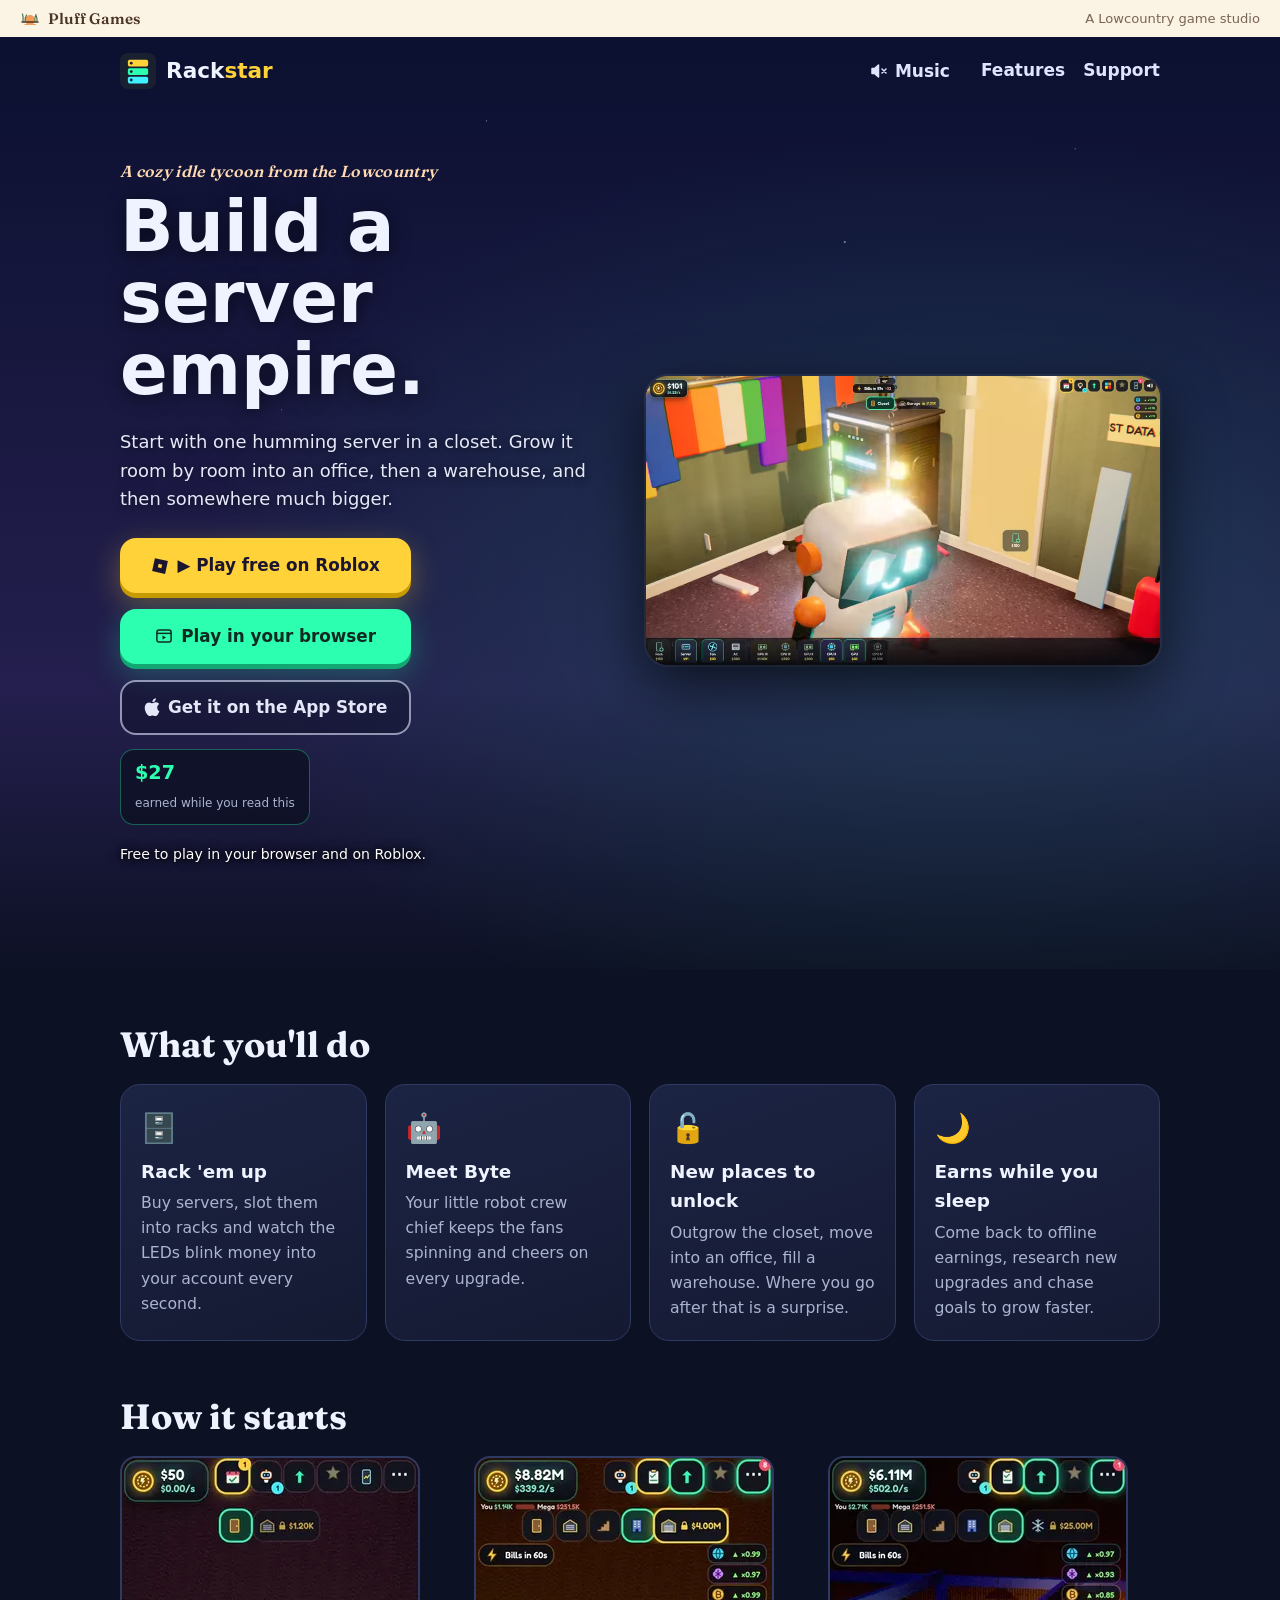
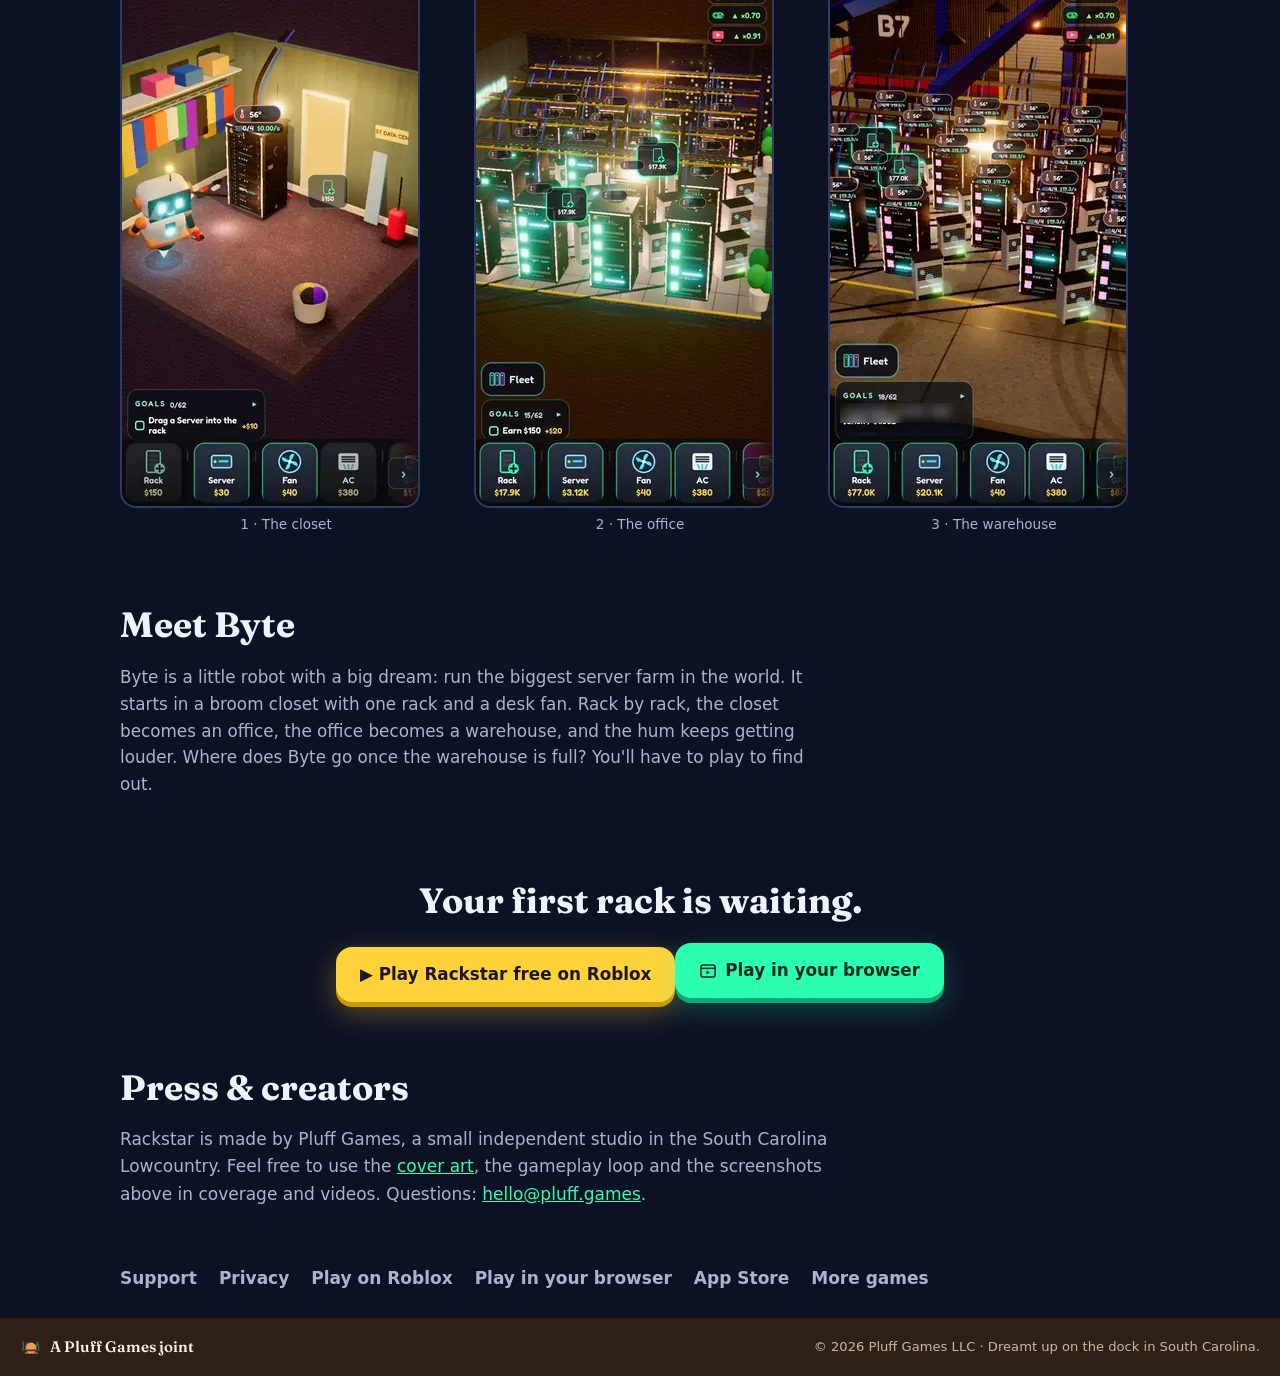
<file: index.html>
<!doctype html><html lang="en"><head><meta charset="utf-8"><meta name="viewport" content="width=device-width,initial-scale=1,viewport-fit=cover">
<title>Rackstar: build a server empire from a broom closet</title>

<meta name="description" content="Rackstar is a cozy idle tycoon game. Grow one humming server in a broom closet into a data center empire. How far can you take it? Play free in your browser or on Roblox.">
<link rel="canonical" href="https://rackstar.pluff.games/">
<meta property="og:type" content="website"><meta property="og:site_name" content="Rackstar by Pluff Games"><meta property="og:title" content="Rackstar: build a server empire"><meta property="og:description" content="Grow one humming server in a broom closet into a data center empire. Play free in your browser or on Roblox."><meta property="og:url" content="https://rackstar.pluff.games/"><meta property="og:image" content="https://rackstar.pluff.games/img/og.jpg"><meta property="og:image:width" content="1200"><meta property="og:image:height" content="675"><meta property="og:image:alt" content="Byte the robot in front of glowing Rackstar server racks">
<meta name="twitter:card" content="summary_large_image"><meta name="twitter:title" content="Rackstar: build a server empire"><meta name="twitter:description" content="Start in a broom closet. Nobody knows where it ends. Play free in your browser or on Roblox."><meta name="twitter:image" content="https://rackstar.pluff.games/img/og.jpg">
<meta name="theme-color" content="#0d1124"><link rel="icon" href="/assets/favicon.svg" type="image/svg+xml"><link rel="icon" href="/favicon.ico" sizes="32x32"><link rel="apple-touch-icon" href="/assets/apple-touch-icon.png">
<link rel="preload" href="/assets/fonts/fraunces.woff2" as="font" type="font/woff2" crossorigin>
<link rel="stylesheet" href="/assets/rs.css">
<script type="application/ld+json">{"@context":"https://schema.org","@type":"VideoGame","name":"Rackstar","url":"https://rackstar.pluff.games/","image":"https://rackstar.pluff.games/img/og.jpg","description":"A cozy idle tycoon game: grow one server rack in a closet into a data center empire.","genre":["Idle","Tycoon","Simulation"],"gamePlatform":["Web browser","iOS","Roblox"],"applicationCategory":"Game","operatingSystem":"Any","offers":{"@type":"Offer","price":"0","priceCurrency":"USD"},"publisher":{"@type":"Organization","name":"Pluff Games LLC","url":"https://pluff.games"}}</script>
</head><body>
<a class="skip" href="#main">Skip to content</a>
<div class="pbar"><a href="https://pluff.games"><img src="/assets/pluff-logo.svg" alt="" width="20" height="20">Pluff Games</a><span>A Lowcountry game studio</span></div>
<header class="hero" id="top">
  <div class="hwrap">
  <nav class="top"><a class="logo" href="/"><img src="/assets/favicon.svg" alt="" width="36" height="36"><span>Rack<b>star</b></span></a><span class="navr"><button type="button" class="mus" id="mus" aria-pressed="false" aria-label="Music" data-mus><svg class="spk" width="20" height="20" viewBox="0 0 20 20" aria-hidden="true" fill="none" stroke="currentColor" stroke-width="1.5" stroke-linecap="round" stroke-linejoin="round"><path d="M3 7.5h2.5L9.5 4v12l-4-3.5H3z" fill="currentColor"/><path class="w1" d="M12.5 7.5a3.5 3.5 0 0 1 0 5"/><path class="w2" d="M15 5a7 7 0 0 1 0 10"/><path class="x" d="M13 8l4 4M17 8l-4 4"/></svg><span class="ml">Music</span></button><a href="#features">Features</a><a href="/support/">Support</a></span></nav>
  <div class="hcopy">
   <p class="kick">A cozy idle tycoon from the Lowcountry</p>
   <h1>Build a server empire.</h1>
   <p class="lede">Start with one humming server in a closet. Grow it room by room into an office, then a warehouse, and then somewhere much bigger.</p>
   <div class="btns"><a class="btn p" href="https://www.roblox.com/games/94772996658794?utm_source=rackstar.pluff.games&amp;utm_medium=referral&amp;utm_campaign=hero" target="_blank" rel="noopener" aria-label="Play Rackstar on Roblox (opens in a new tab)"><svg width="18" height="18" viewBox="0 0 24 24" aria-hidden="true"><path fill="currentColor" fill-rule="evenodd" d="M5.2 1.5 22.5 5.2 18.8 22.5 1.5 18.8zM10.3 9.1l-1.2 4.6 4.6 1.2 1.2-4.6z"/></svg>▶ Play free on Roblox</a><a class="btn r" href="/play/" aria-label="Play Rackstar in your browser"><svg width="18" height="18" viewBox="0 0 24 24" aria-hidden="true"><rect x="2.5" y="4" width="19" height="16" rx="3" fill="none" stroke="currentColor" stroke-width="2"/><path d="M2.5 8.5h19" stroke="currentColor" stroke-width="2"/><path d="M10 11.2v5.6l4.8-2.8z" fill="currentColor"/></svg>Play in your browser</a><a class="btn o" href="https://apps.apple.com/app/id6822089542" target="_blank" rel="noopener" aria-label="Rackstar on the App Store for iPhone and iPad (opens in a new tab)"><svg width="16" height="18" viewBox="0 0 16 18" aria-hidden="true"><path fill="currentColor" d="M13.2 9.6c0-2.3 1.9-3.4 2-3.5-1.1-1.6-2.8-1.8-3.4-1.8-1.4-.1-2.8.9-3.5.9-.7 0-1.8-.8-3-.8C3.7 4.4 2.3 5.3 1.5 6.7c-1.6 2.8-.4 6.9 1.2 9.1.8 1.1 1.7 2.3 2.8 2.3 1.1 0 1.6-.7 2.9-.7 1.4 0 1.8.7 3 .7s2-1.1 2.7-2.2c.9-1.3 1.2-2.5 1.3-2.6-.1 0-2.2-.9-2.2-3.7zM11 2.9c.6-.7 1-1.7.9-2.7-.9 0-1.9.6-2.6 1.3-.5.6-1 1.6-.9 2.6 1 .1 2-.5 2.6-1.2z"/></svg>Get it on the App Store</a></div>
   <div class="ticker" aria-hidden="true"><span id="cash">$0</span><small>earned while you read this</small></div><p class="small">Free to play in your browser and on Roblox.</p>
  </div>
  <div class="hart"><video id="loop" autoplay muted loop playsinline preload="auto" poster="/media/poster.jpg" width="960" height="540" aria-label="Rackstar gameplay: Byte builds racks in the closet, the office and the warehouse"><source src="/media/loop-640.mp4" type="video/mp4" media="(max-width:760px)"><source src="/media/loop.mp4" type="video/mp4"><source src="/media/loop.webm" type="video/webm"></video></div>
 </div>
</header>
<main id="main">
<section class="wrap" id="features"><h2>What you'll do</h2>
<div class="feat">
 <div><i>🗄️</i><h3>Rack 'em up</h3><p>Buy servers, slot them into racks and watch the LEDs blink money into your account every second.</p></div>
 <div><i>🤖</i><h3>Meet Byte</h3><p>Your little robot crew chief keeps the fans spinning and cheers on every upgrade.</p></div>
 <div><i>🔓</i><h3>New places to unlock</h3><p>Outgrow the closet, move into an office, fill a warehouse. Where you go after that is a surprise.</p></div>
 <div><i>🌙</i><h3>Earns while you sleep</h3><p>Come back to offline earnings, research new upgrades and chase goals to grow faster.</p></div>
</div></section>
<section class="wrap"><h2>How it starts</h2>
<div class="shots" tabindex="0" aria-label="Rackstar screenshots, scroll sideways">
<figure><img src="/img/1-closet-s.webp" alt="Rackstar closet: a single server rack" loading="lazy" width="300" height="652"><figcaption>1 · The closet</figcaption></figure>
<figure><img src="/img/2-office-s.webp" alt="Rackstar office with desks and racks" loading="lazy" width="300" height="652"><figcaption>2 · The office</figcaption></figure>
<figure><img src="/img/3-warehouse-s.webp" alt="Rackstar warehouse full of racks" loading="lazy" width="300" height="652"><figcaption>3 · The warehouse</figcaption></figure>
</div></section>
<section class="wrap story"><h2>Meet Byte</h2><p>Byte is a little robot with a big dream: run the biggest server farm in the world. It starts in a broom closet with one rack and a desk fan. Rack by rack, the closet becomes an office, the office becomes a warehouse, and the hum keeps getting louder. Where does Byte go once the warehouse is full? You'll have to play to find out.</p></section>
<section class="wrap cta"><h2>Your first rack is waiting.</h2><a class="btn p" href="https://www.roblox.com/games/94772996658794?utm_source=rackstar.pluff.games&amp;utm_medium=referral&amp;utm_campaign=end_cta" target="_blank" rel="noopener">▶ Play Rackstar free on Roblox</a><a class="btn r" href="/play/"><svg width="18" height="18" viewBox="0 0 24 24" aria-hidden="true"><rect x="2.5" y="4" width="19" height="16" rx="3" fill="none" stroke="currentColor" stroke-width="2"/><path d="M2.5 8.5h19" stroke="currentColor" stroke-width="2"/><path d="M10 11.2v5.6l4.8-2.8z" fill="currentColor"/></svg>Play in your browser</a></section>
<section class="wrap press"><h2>Press &amp; creators</h2><p>Rackstar is made by Pluff Games, a small independent studio in the South Carolina Lowcountry. Feel free to use the <a href="/img/cover.jpg">cover art</a>, the gameplay loop and the screenshots above in coverage and videos. Questions: <a href="mailto:hello@pluff.games">hello@pluff.games</a>.</p></section>
</main>
<footer class="wrap foot"><a href="/support/">Support</a><a href="/privacy/">Privacy</a><a href="https://www.roblox.com/games/94772996658794?utm_source=rackstar.pluff.games&amp;utm_medium=referral&amp;utm_campaign=footer" target="_blank" rel="noopener">Play on Roblox</a><a href="/play/">Play in your browser</a><a href="https://apps.apple.com/app/id6822089542" target="_blank" rel="noopener">App Store</a><a href="https://pluff.games">More games</a></footer>
<div class="pfoot"><a href="https://pluff.games"><img src="/assets/pluff-logo.svg" alt="" width="22" height="22">A Pluff Games joint</a><span>&copy; 2026 Pluff Games LLC · Dreamt up on the dock in South Carolina.</span></div>
<script src="/assets/sky.js" defer></script>
<script src="/assets/music.js" defer></script>
<script defer src="https://static.cloudflareinsights.com/beacon.min.js" data-cf-beacon='{"token":"89c3fb43e31945b4b50c6e1e41d647d3"}'></script></body></html>
</file>
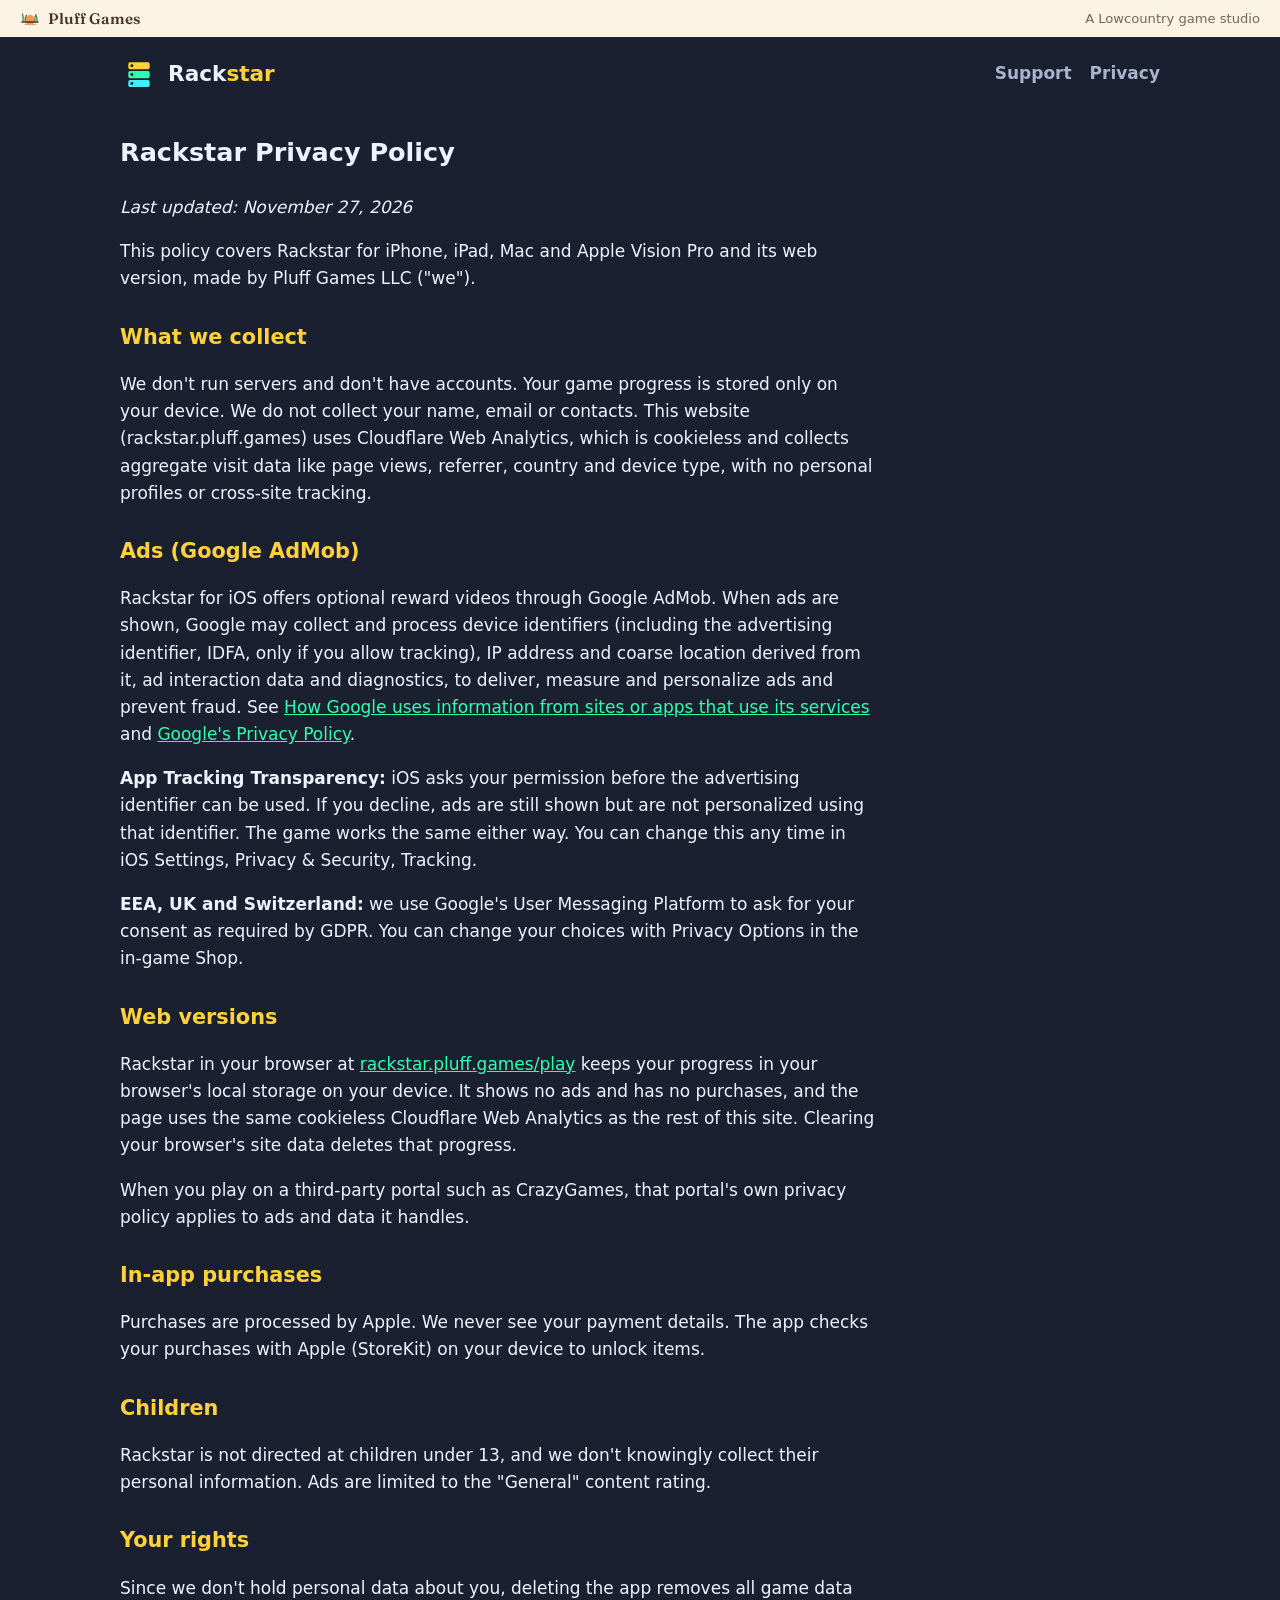
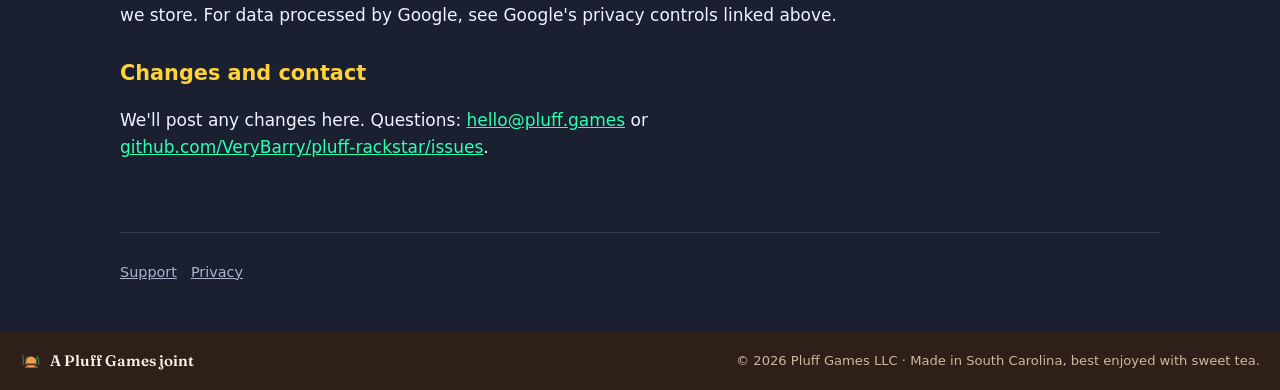
<file: privacy/index.html>
<!doctype html><html lang="en"><head><meta charset="utf-8"><meta name="viewport" content="width=device-width,initial-scale=1">
<title>Rackstar Privacy Policy</title><meta name="description" content="Privacy policy for Rackstar."><link rel="canonical" href="https://rackstar.pluff.games/privacy/">
<meta property="og:type" content="website"><meta property="og:title" content="Rackstar Privacy Policy"><meta property="og:description" content="Privacy policy for Rackstar."><meta property="og:url" content="https://rackstar.pluff.games/privacy/"><meta property="og:image" content="https://rackstar.pluff.games/img/cover.jpg"><meta name="twitter:card" content="summary_large_image">
<meta name="theme-color" content="#f0936a"><link rel="icon" href="../assets/favicon.svg" type="image/svg+xml"><link rel="apple-touch-icon" href="../assets/apple-touch-icon.png"><link rel="stylesheet" href="../assets/style.css"></head><body>
<div class="pbar"><a href="https://pluff.games"><img src="../assets/pluff-logo.svg" alt="" width="20" height="20">Pluff Games</a><span>A Lowcountry game studio</span></div>
<div class="wrap"><header class="top"><a class="logo" href="../"><img src="../assets/favicon.svg" alt=""><span>Rack<b>star</b></span></a><nav><a href="../support/">Support</a><a href="../privacy/">Privacy</a></nav></header>


<section class="prose"><h1>Rackstar Privacy Policy</h1><p><i>Last updated: November 27, 2026</i></p>
<p>This policy covers Rackstar for iPhone, iPad, Mac and Apple Vision Pro and its web version, made by Pluff Games LLC ("we").</p>
<h2>What we collect</h2><p>We don't run servers and don't have accounts. Your game progress is stored only on your device. We do not collect your name, email or contacts. This website (rackstar.pluff.games) uses Cloudflare Web Analytics, which is cookieless and collects aggregate visit data like page views, referrer, country and device type, with no personal profiles or cross-site tracking.</p>
<h2>Ads (Google AdMob)</h2><p>Rackstar for iOS offers optional reward videos through Google AdMob. When ads are shown, Google may collect and process device identifiers (including the advertising identifier, IDFA, only if you allow tracking), IP address and coarse location derived from it, ad interaction data and diagnostics, to deliver, measure and personalize ads and prevent fraud. See <a href="https://policies.google.com/technologies/partner-sites">How Google uses information from sites or apps that use its services</a> and <a href="https://policies.google.com/privacy">Google's Privacy Policy</a>.</p>
<p><b>App Tracking Transparency:</b> iOS asks your permission before the advertising identifier can be used. If you decline, ads are still shown but are not personalized using that identifier. The game works the same either way. You can change this any time in iOS Settings, Privacy &amp; Security, Tracking.</p>
<p><b>EEA, UK and Switzerland:</b> we use Google's User Messaging Platform to ask for your consent as required by GDPR. You can change your choices with Privacy Options in the in-game Shop.</p>
<h2>Web versions</h2><p>Rackstar in your browser at <a href="/play/">rackstar.pluff.games/play</a> keeps your progress in your browser's local storage on your device. It shows no ads and has no purchases, and the page uses the same cookieless Cloudflare Web Analytics as the rest of this site. Clearing your browser's site data deletes that progress.</p><p>When you play on a third-party portal such as CrazyGames, that portal's own privacy policy applies to ads and data it handles.</p>
<h2>In-app purchases</h2><p>Purchases are processed by Apple. We never see your payment details. The app checks your purchases with Apple (StoreKit) on your device to unlock items.</p>
<h2>Children</h2><p>Rackstar is not directed at children under 13, and we don't knowingly collect their personal information. Ads are limited to the "General" content rating.</p>
<h2>Your rights</h2><p>Since we don't hold personal data about you, deleting the app removes all game data we store. For data processed by Google, see Google's privacy controls linked above.</p>
<h2>Changes and contact</h2><p>We'll post any changes here. Questions: <a href="mailto:hello@pluff.games">hello@pluff.games</a> or <a href="https://github.com/VeryBarry/pluff-rackstar/issues">github.com/VeryBarry/pluff-rackstar/issues</a>.</p></section>

<footer><a href="../support/">Support</a><a href="../privacy/">Privacy</a></footer></div>
<div class="pfoot"><a href="https://pluff.games"><img src="../assets/pluff-logo.svg" alt="" width="22" height="22">A Pluff Games joint</a><span>&copy; 2026 Pluff Games LLC · Made in South Carolina, best enjoyed with sweet tea.</span></div><script defer src="https://static.cloudflareinsights.com/beacon.min.js" data-cf-beacon='{"token":"89c3fb43e31945b4b50c6e1e41d647d3"}'></script></body></html>
</file>
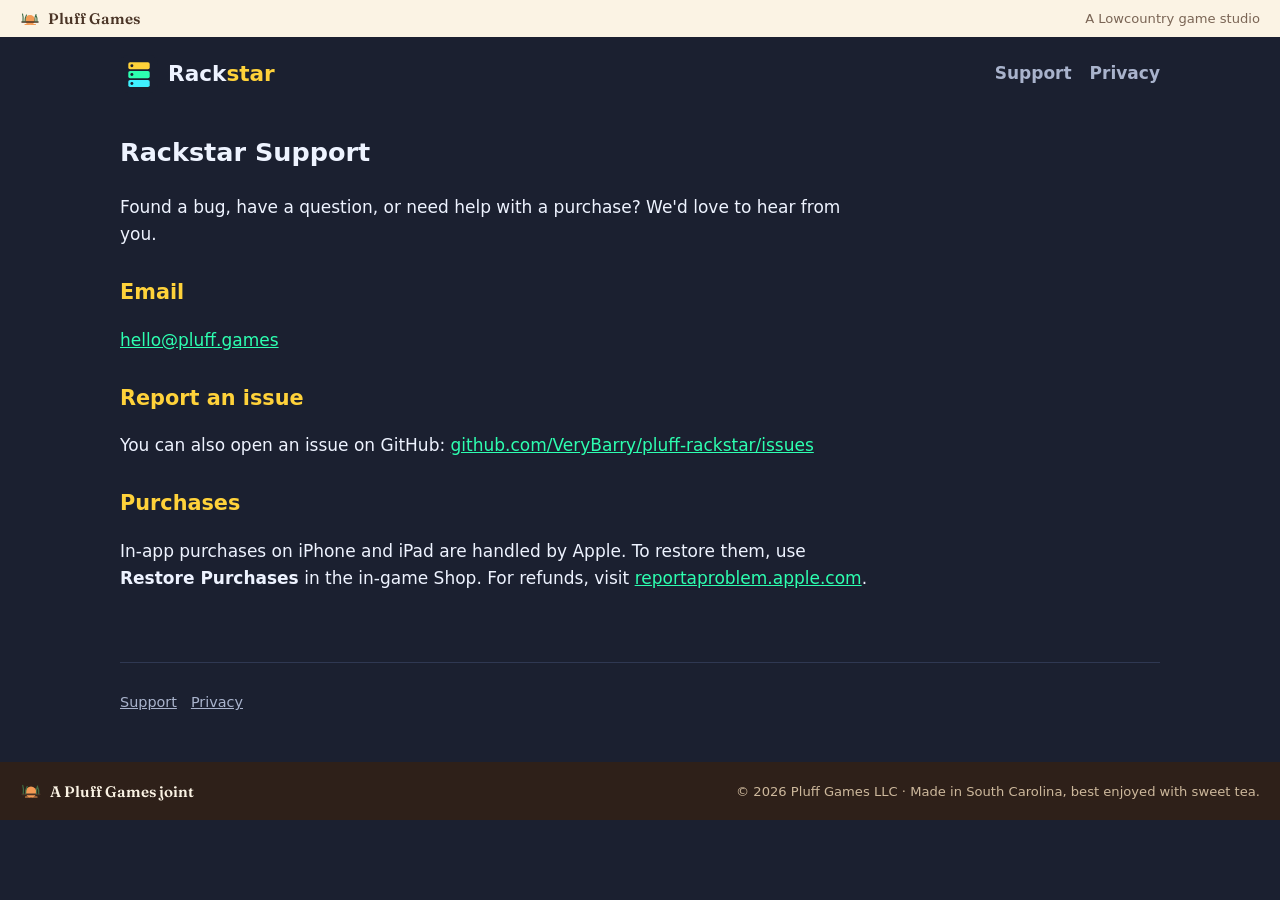
<file: support/index.html>
<!doctype html><html lang="en"><head><meta charset="utf-8"><meta name="viewport" content="width=device-width,initial-scale=1">
<title>Rackstar Support</title><meta name="description" content="Get help with Rackstar."><link rel="canonical" href="https://rackstar.pluff.games/support/">
<meta property="og:type" content="website"><meta property="og:title" content="Rackstar Support"><meta property="og:description" content="Get help with Rackstar."><meta property="og:url" content="https://rackstar.pluff.games/support/"><meta property="og:image" content="https://rackstar.pluff.games/img/cover.jpg"><meta name="twitter:card" content="summary_large_image">
<meta name="theme-color" content="#f0936a"><link rel="icon" href="../assets/favicon.svg" type="image/svg+xml"><link rel="apple-touch-icon" href="../assets/apple-touch-icon.png"><link rel="stylesheet" href="../assets/style.css"></head><body>
<div class="pbar"><a href="https://pluff.games"><img src="../assets/pluff-logo.svg" alt="" width="20" height="20">Pluff Games</a><span>A Lowcountry game studio</span></div>
<div class="wrap"><header class="top"><a class="logo" href="../"><img src="../assets/favicon.svg" alt=""><span>Rack<b>star</b></span></a><nav><a href="../support/">Support</a><a href="../privacy/">Privacy</a></nav></header>


<section class="prose"><h1>Rackstar Support</h1><p>Found a bug, have a question, or need help with a purchase? We'd love to hear from you.</p>
<h2>Email</h2><p><a href="mailto:hello@pluff.games">hello@pluff.games</a></p>
<h2>Report an issue</h2><p>You can also open an issue on GitHub: <a href="https://github.com/VeryBarry/pluff-rackstar/issues">github.com/VeryBarry/pluff-rackstar/issues</a></p>
<h2>Purchases</h2><p>In-app purchases on iPhone and iPad are handled by Apple. To restore them, use <b>Restore Purchases</b> in the in-game Shop. For refunds, visit <a href="https://reportaproblem.apple.com">reportaproblem.apple.com</a>.</p></section>

<footer><a href="../support/">Support</a><a href="../privacy/">Privacy</a></footer></div>
<div class="pfoot"><a href="https://pluff.games"><img src="../assets/pluff-logo.svg" alt="" width="22" height="22">A Pluff Games joint</a><span>&copy; 2026 Pluff Games LLC · Made in South Carolina, best enjoyed with sweet tea.</span></div><script defer src="https://static.cloudflareinsights.com/beacon.min.js" data-cf-beacon='{"token":"89c3fb43e31945b4b50c6e1e41d647d3"}'></script></body></html>
</file>
<file: assets/rs.css>
@font-face{font-family:Fraunces;src:url(fonts/fraunces.woff2) format("woff2");font-weight:100 900;font-display:swap}
:root{--bg:#0d1124;--bg2:#171d36;--y:#ffd23a;--m:#2dffb0;--c:#3ff0ff;--o:#ff8a1f;--t:#eef3ff;--mut:#aab4d0;--cream:#fbf3e4}
*{box-sizing:border-box}html{-webkit-text-size-adjust:100%;scroll-behavior:smooth}
body{margin:0;font:17px/1.6 ui-rounded,"SF Pro Rounded","Nunito",system-ui,-apple-system,"Segoe UI",sans-serif;background:var(--bg);color:var(--t)}
a{color:var(--m)}img{max-width:100%;display:block;height:auto}
.skip{position:absolute;left:-999px}.skip:focus{left:12px;top:12px;z-index:9;background:var(--y);color:#000;padding:8px 12px;border-radius:8px}
.wrap{max-width:1080px;margin:0 auto;padding:0 20px}
.pbar,.pfoot{display:flex;justify-content:space-between;align-items:center;gap:12px;padding:8px 20px;font-size:.82rem;background:var(--cream);color:#4a3426}
.pbar a,.pfoot a{display:flex;align-items:center;gap:8px;font:600 .95rem Fraunces,Georgia,serif;color:#4a3426;text-decoration:none}
.pbar span{color:#7a6555}.pfoot{background:#2e2019;color:#cdb89c;padding:18px 20px;flex-wrap:wrap}.pfoot a{color:var(--cream)}
.hero{position:relative;min-height:min(92vh,820px);overflow:hidden;background:linear-gradient(#0b1030,#3a2a5c 55%,#f0936a 82%,#2a1a24);display:flex;flex-direction:column}
#sky{position:absolute;inset:0;width:100%;height:100%}
.hwrap{position:relative;max-width:1080px;width:100%;margin:0 auto;padding:0 20px;flex:1;display:flex;flex-direction:column}
nav.top{display:flex;justify-content:space-between;align-items:center;padding:16px 0}
nav.top span a{color:#dfe5ff;text-decoration:none;margin-left:18px;font-weight:700}nav.top span a:hover{color:var(--y)}
.logo{display:flex;gap:10px;align-items:center;font-weight:900;font-size:1.35rem;color:var(--t);text-decoration:none}.logo b{color:var(--y)}
.hcopy{max-width:560px;padding:6vh 0 22vh}
.kick{font:600 1rem Fraunces,Georgia,serif;color:#ffd9b0;margin:0;letter-spacing:.02em;font-style:italic}
h1{font-size:clamp(2.5rem,7vw,4.4rem);line-height:1.02;margin:.15em 0 .3em;font-weight:900;text-shadow:0 3px 18px #0008}
.lede{font-size:1.12rem;color:#e6e9fa;text-shadow:0 1px 8px #000a;margin:0}
.small{font-size:.88rem;color:#fff;text-shadow:0 1px 4px #000,0 0 12px #000}
.btns{display:flex;flex-wrap:wrap;gap:14px;margin:24px 0 8px}
.btn{display:inline-flex;align-items:center;gap:8px;padding:14px 24px;border-radius:16px;font-weight:900;text-decoration:none;font-size:1.05rem;min-height:48px}
.btn.p{background:var(--y);color:#1b1530;box-shadow:0 5px 0 #c99a00,0 10px 30px #ffd23a55;transition:transform .12s,box-shadow .12s}.btn.p:hover,.btn.p:focus-visible{transform:translateY(2px);box-shadow:0 3px 0 #c99a00,0 8px 24px #ffd23a77}
.btn.g{border:2px dashed #cfd6f0aa;color:#e3e7f7;background:#0d112466;cursor:default}
.ticker{position:absolute;right:20px;bottom:90px;background:#0d1124cc;border:1px solid #2dffb055;border-radius:14px;padding:8px 14px;text-align:right;font-variant-numeric:tabular-nums}
.ticker span{display:block;color:var(--m);font-weight:900;font-size:1.2rem}.ticker small{color:var(--mut);font-size:.75rem}
h2{font:700 clamp(1.6rem,4vw,2.2rem)/1.15 Fraunces,Georgia,serif;margin:56px 0 18px}
.trailer{margin-top:-60px;position:relative}.trailer img{border-radius:22px;box-shadow:0 20px 60px #000a;border:2px solid #ffffff14}
.feat{display:grid;grid-template-columns:repeat(auto-fit,minmax(220px,1fr));gap:18px}
.feat div{background:linear-gradient(160deg,#1c2444,#151a32);border:1px solid #2f3a62;border-radius:20px;padding:20px}
.feat i{font-style:normal;font-size:1.8rem}.feat h3{margin:6px 0 4px;font-size:1.15rem}.feat p{margin:0;color:var(--mut);font-size:.98rem}
.shots{display:flex;gap:16px;overflow-x:auto;scroll-snap-type:x mandatory;padding-bottom:14px;-webkit-overflow-scrolling:touch}
.shots figure{margin:0;flex:none;width:200px;scroll-snap-align:start}.shots img{border-radius:16px;border:2px solid #2f3a62;aspect-ratio:300/652}
.shots figcaption{font-size:.85rem;color:var(--mut);margin-top:6px;text-align:center}
.cta{text-align:center;padding:10px 0 10px}.cta h2{margin-bottom:22px}
.press p{color:var(--mut);max-width:720px}
.foot{display:flex;gap:22px;padding:40px 20px 26px}.foot a{color:var(--mut);font-weight:700;text-decoration:none}
@media(max-width:640px){.hero{min-height:auto}.hcopy{padding:36vw 0 210px}.feat{grid-template-columns:1fr 1fr;gap:12px}.feat div{padding:14px}.feat p{font-size:.88rem}nav.top span a{margin-left:12px;font-size:.95rem}.shots figure{width:150px}.pbar span{display:none}.trailer{margin-top:-40px}.ticker{display:none}}
@media(prefers-reduced-motion:reduce){html{scroll-behavior:auto}}
.hero{min-height:auto;background:radial-gradient(1px 1px at 12% 18%,#fff9,transparent),radial-gradient(1px 1px at 38% 9%,#fff8,transparent),radial-gradient(1.5px 1.5px at 66% 22%,#fffa,transparent),radial-gradient(1px 1px at 84% 12%,#fff7,transparent),radial-gradient(1px 1px at 22% 40%,#fff6,transparent),radial-gradient(60% 50% at 75% 60%,#2dffb022,transparent),linear-gradient(#0b1030,#241f4e 70%,#0d1124)}
.hwrap{display:grid;grid-template-columns:1fr 1.05fr;gap:36px;align-items:center;padding-bottom:70px}.hwrap nav.top{grid-column:1/-1}
.hcopy{padding:20px 0}.hart img{border-radius:22px;box-shadow:0 20px 60px #000a,0 0 0 2px #ffffff14;animation:fl 6s ease-in-out infinite}
@keyframes fl{50%{transform:translateY(-6px)}}
.ticker{bottom:18px}.story p{color:var(--mut);max-width:720px;font-size:1.05rem}
@media(max-width:760px){.hwrap{grid-template-columns:1fr;gap:10px;padding-bottom:30px}.hcopy{padding:8px 0}.hart{order:-1;grid-row:2}}
@media(prefers-reduced-motion:reduce){.hart img{animation:none}}
.hart video{width:100%;height:auto;aspect-ratio:16/9;border-radius:22px;box-shadow:0 20px 60px #000a,0 0 0 2px #ffffff14;background:#1b1412 url(/media/poster.jpg) center/cover;display:block}
.ticker{position:static;display:inline-block;margin:6px 0 4px;text-align:left}
@media(max-width:640px){.ticker{display:inline-block}}
.shots img{border:0;aspect-ratio:auto;outline:2px solid #2f3a62;outline-offset:-2px}
@media(min-width:761px){.shots{display:grid;grid-template-columns:repeat(3,1fr);gap:22px;overflow:visible}.shots figure{width:auto}}
.navr{display:flex;align-items:center}
.mus{display:inline-flex;align-items:center;gap:6px;margin-left:18px;padding:5px 12px 5px 9px;height:34px;border-radius:999px;border:1px solid transparent;background:transparent;color:#dfe5ff;font-family:inherit;font-size:inherit;font-weight:700;line-height:1;cursor:pointer;transition:color .15s,background-color .15s,border-color .15s;-webkit-tap-highlight-color:transparent}
.mus+a{margin-left:18px}
.mus svg{display:block;flex:none}
.mus:hover{color:var(--y)}
.mus:focus-visible{outline:2px solid var(--y);outline-offset:2px}
.mus .w1,.mus .w2{display:none}
.mus[aria-pressed=true]{color:var(--m);background:#2dffb014;border-color:#2dffb055}
.mus[aria-pressed=true]:hover{background:#2dffb022}
.mus[aria-pressed=true] .x{display:none}
.mus[aria-pressed=true] .w1,.mus[aria-pressed=true] .w2{display:inline;animation:wv 2.4s ease-in-out infinite}
.mus[aria-pressed=true] .w2{animation-delay:.3s}
@keyframes wv{0%,100%{opacity:1}50%{opacity:.35}}
.mus[disabled]{opacity:.45;cursor:default;color:#dfe5ff;background:none;border-color:transparent}
@media(max-width:640px){.mus{margin-left:8px;padding:0;width:34px;justify-content:center;font-size:.95rem}.mus .ml{display:none}.mus+a{margin-left:12px}}
@media(prefers-reduced-motion:reduce){.mus .w1,.mus .w2{animation:none!important}}

.hcopy .btns{display:grid;grid-template-columns:minmax(0,max-content);justify-content:start;gap:16px;max-width:100%}
.hcopy .btns .btn{justify-content:center;text-align:center}
.btn.r{background:var(--m);color:#0f2a22;box-shadow:0 5px 0 #13a873,0 10px 30px #2dffb044;transition:transform .12s,box-shadow .12s}
.btn.r:hover,.btn.r:focus-visible{transform:translateY(2px);box-shadow:0 3px 0 #13a873,0 8px 24px #2dffb066}
.btn.r svg{flex:none}
.btn.o{border:2px solid #cfd6f0aa;color:#e3e7f7;background:#0d112466;transition:transform .12s,border-color .12s}.btn.o:hover,.btn.o:focus-visible{border-color:#fff;transform:translateY(1px)}.btn.o svg{flex:none}
.hcopy .btns .btn.o{padding:12px 22px}
.cta .also{margin:18px 0 0;color:var(--mut);font-size:.95rem}
.cta .also a{color:var(--c);font-weight:700;text-decoration:none}
.cta .also a:hover{text-decoration:underline}
.foot{flex-wrap:wrap;row-gap:10px}
.foot a{white-space:nowrap}
.hcopy .btns .btn.g{padding:12px 22px}
</file>
<file: assets/style.css>
:root{--bg:#1b2030;--bg2:#232a3e;--y:#ffd23a;--m:#2dffb0;--c:#3ff0ff;--o:#ff8a1f;--t:#eef3ff;--mut:#a9b3cc}
*{box-sizing:border-box}html{-webkit-text-size-adjust:100%}
body{margin:0;font:17px/1.6 ui-rounded,"SF Pro Rounded","Nunito",system-ui,-apple-system,"Segoe UI",sans-serif;background:var(--bg);color:var(--t)}
a{color:var(--m)}img{max-width:100%;display:block}
.wrap{max-width:1080px;margin:0 auto;padding:0 20px}
header.top{display:flex;align-items:center;justify-content:space-between;padding:18px 0}
.logo{display:flex;gap:10px;align-items:center;font-weight:900;font-size:1.35rem;color:var(--t);text-decoration:none}
.logo img{width:38px;height:38px}.logo b{color:var(--y)}
nav a{color:var(--mut);text-decoration:none;margin-left:18px;font-weight:700}nav a:hover{color:var(--y)}
.hero{padding:56px 0 40px;text-align:center}
.hero h1{font-size:clamp(2.2rem,6vw,3.8rem);line-height:1.1;margin:0 0 14px;font-weight:900}
.hero h1 span{color:var(--y)}.hero p{color:var(--mut);max-width:620px;margin:0 auto;font-size:1.15rem}
.blob{display:inline-block;animation:bob 3s ease-in-out infinite}@keyframes bob{50%{transform:translateY(-6px) rotate(-3deg)}}
h2{font-size:1.7rem;font-weight:900;margin:40px 0 18px}
.grid{display:grid;grid-template-columns:repeat(auto-fill,minmax(290px,1fr));gap:22px}
.card{background:var(--bg2);border-radius:22px;overflow:hidden;text-decoration:none;color:var(--t);border:2px solid #2f3852;transition:transform .15s,border-color .15s}
.card:hover{transform:translateY(-4px) rotate(-.4deg);border-color:var(--y)}
.card .b{padding:16px 20px 20px}.card h3{margin:0 0 4px;font-size:1.3rem}.card p{margin:0;color:var(--mut)}
.card.soon{display:grid;place-items:center;min-height:240px;border-style:dashed;color:var(--mut);text-align:center;padding:20px}
.tag{display:inline-block;font-size:.75rem;font-weight:800;padding:3px 10px;border-radius:99px;background:var(--m);color:var(--bg);margin-right:6px}
.tag.y{background:var(--y)}
.btns{display:flex;flex-wrap:wrap;gap:14px;margin:22px 0}
.btn{display:inline-flex;align-items:center;gap:8px;padding:14px 24px;border-radius:16px;font-weight:900;text-decoration:none;font-size:1.05rem}
.btn.p{background:var(--y);color:var(--bg);box-shadow:0 5px 0 #c99a00}.btn.p:hover{transform:translateY(2px);box-shadow:0 3px 0 #c99a00}
.btn.g{border:2px dashed var(--mut);color:var(--mut);cursor:default}
.shots{display:flex;gap:14px;overflow-x:auto;scroll-snap-type:x mandatory;padding-bottom:12px}
.shots img{width:220px;flex:none;border-radius:18px;scroll-snap-align:start;border:2px solid #2f3852}
.game-hero{display:grid;grid-template-columns:1.1fr 1fr;gap:34px;align-items:center;padding:30px 0}
.game-hero img{border-radius:22px}
@media(max-width:760px){.game-hero{grid-template-columns:1fr}nav a{margin-left:12px;font-size:.95rem}.shots img{width:160px}}
.prose{max-width:760px}.prose h2{font-size:1.3rem;margin:28px 0 8px;color:var(--y)}
ul.feat{padding-left:20px}ul.feat li::marker{color:var(--m)}
footer{margin-top:70px;padding:28px 0;border-top:1px solid #2f3852;color:var(--mut);font-size:.9rem}
footer a{color:var(--mut);margin-right:14px}
.card>img{width:100%;aspect-ratio:16/10;object-fit:cover;height:auto}
.card.soon{min-height:0}
.game-hero>img{width:100%;max-height:460px;object-fit:cover;height:auto}
@font-face{font-family:Fraunces;src:url(fonts/fraunces.woff2) format("woff2");font-weight:100 900;font-display:swap}
.pbar,.pfoot{display:flex;justify-content:space-between;align-items:center;gap:12px;padding:8px 20px;font-size:.82rem;background:#fbf3e4;color:#4a3426}
.pbar a,.pfoot a{display:flex;align-items:center;gap:8px;font:600 .95rem Fraunces,Georgia,serif;color:#4a3426;text-decoration:none}
.pbar span,.pfoot span{color:#7a6555}
.pfoot{background:#2e2019;color:#cdb89c;padding:18px 20px;margin-top:20px;flex-wrap:wrap}.pfoot a{color:#fbf3e4}.pfoot span{color:#cdb89c}
footer a{margin-right:14px}
@media(max-width:520px){.pbar span{display:none}}
</file>
